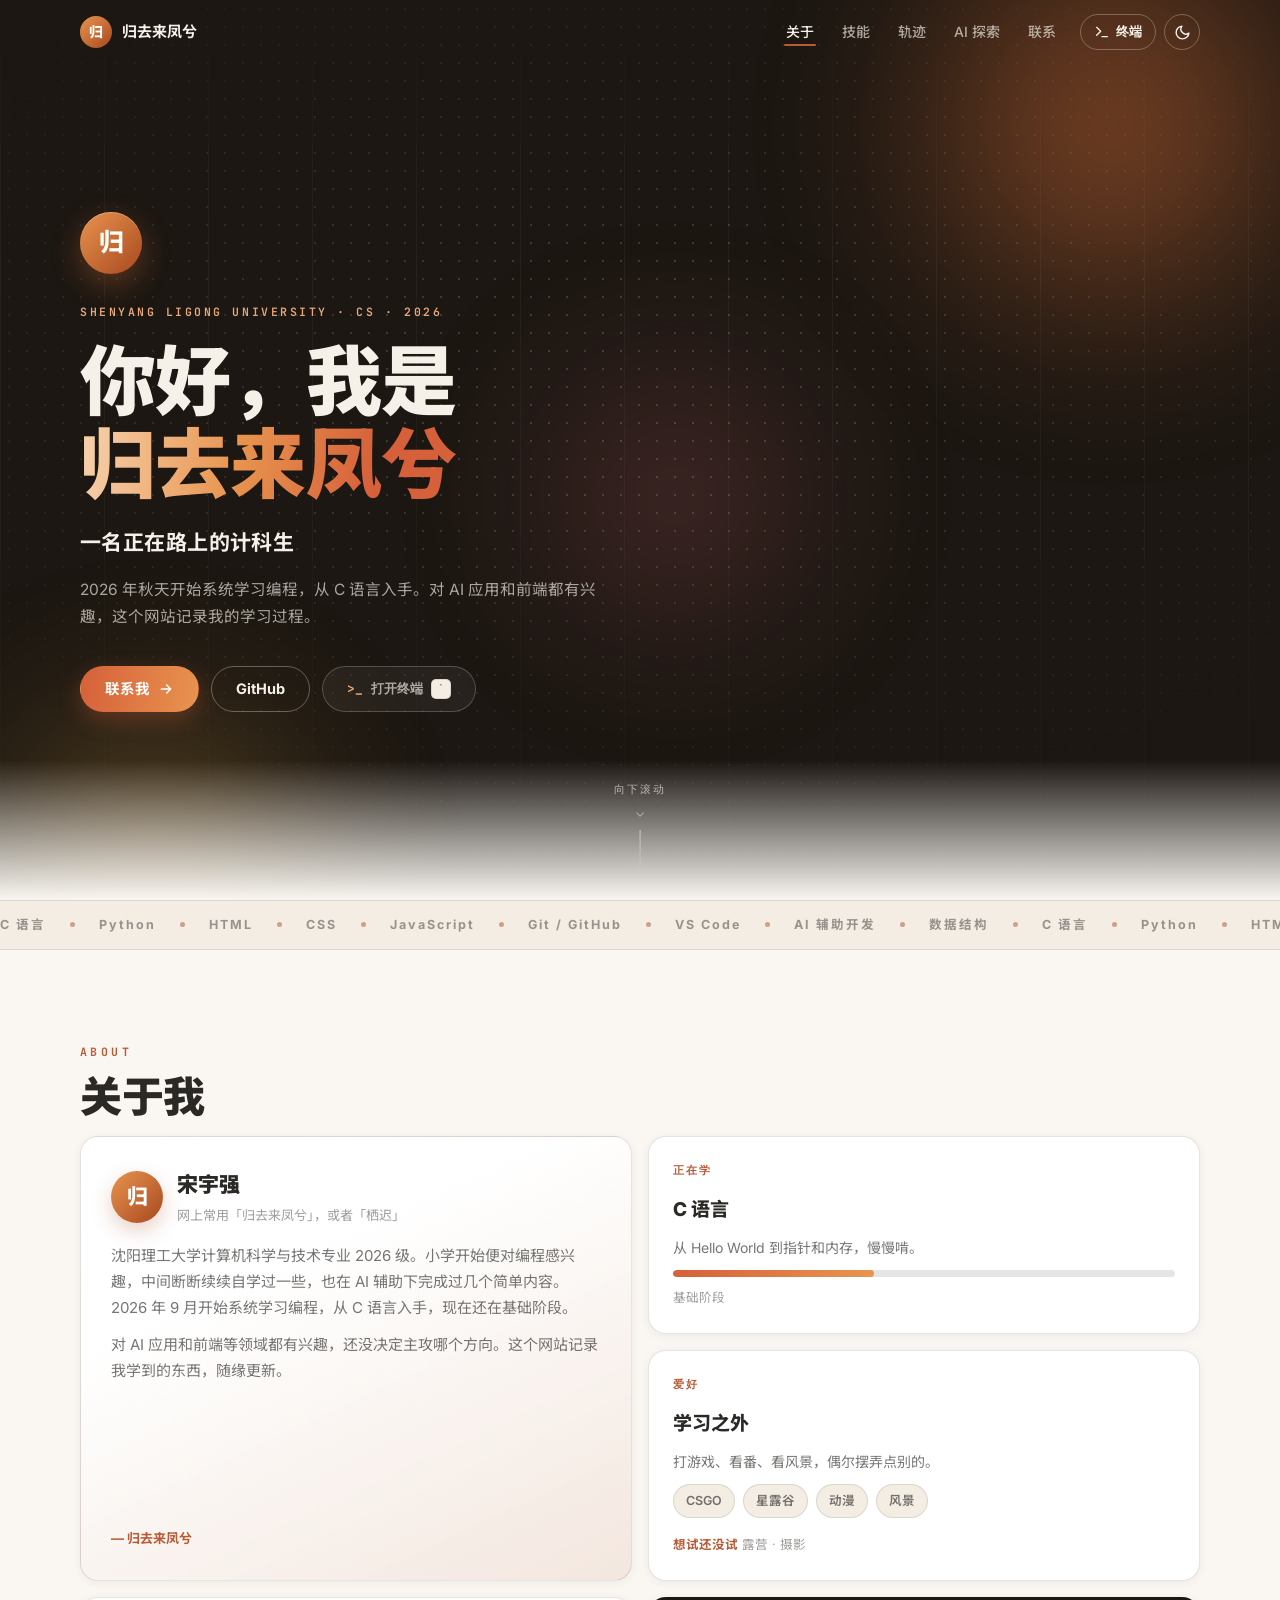
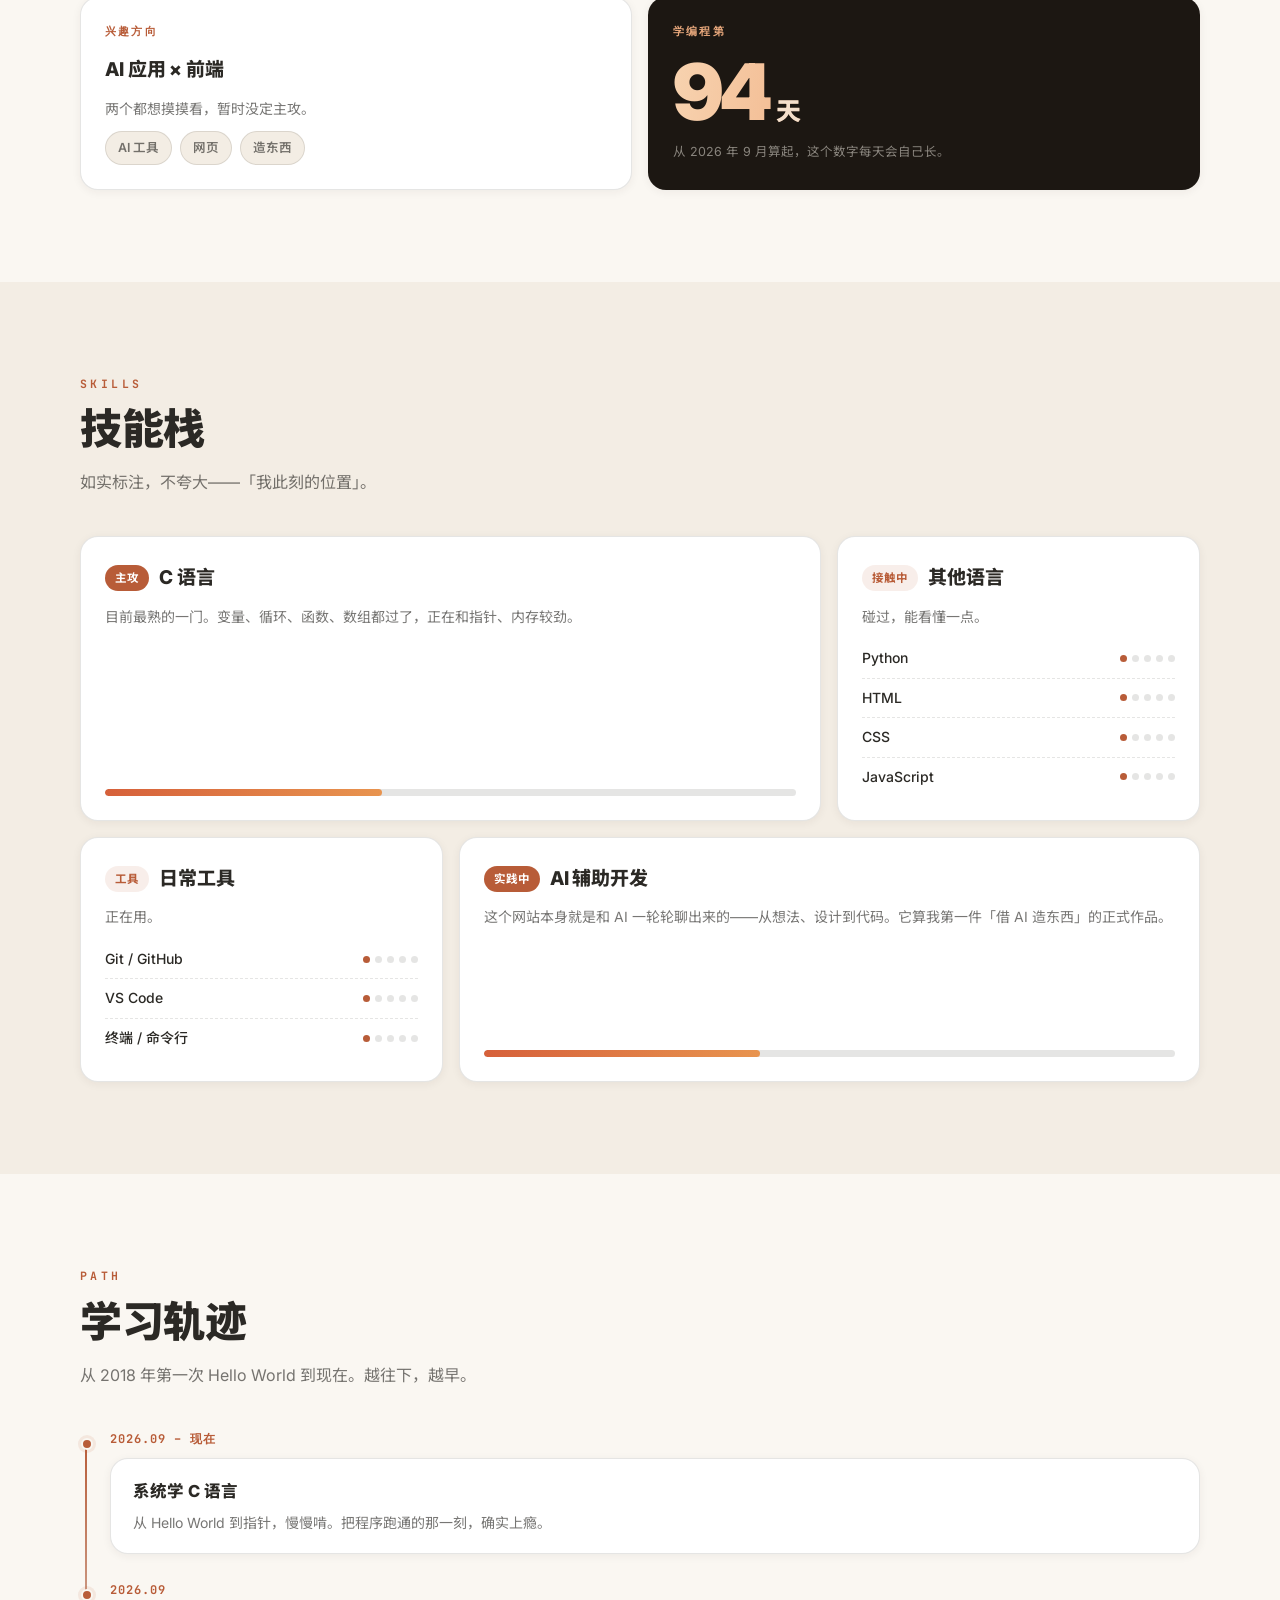
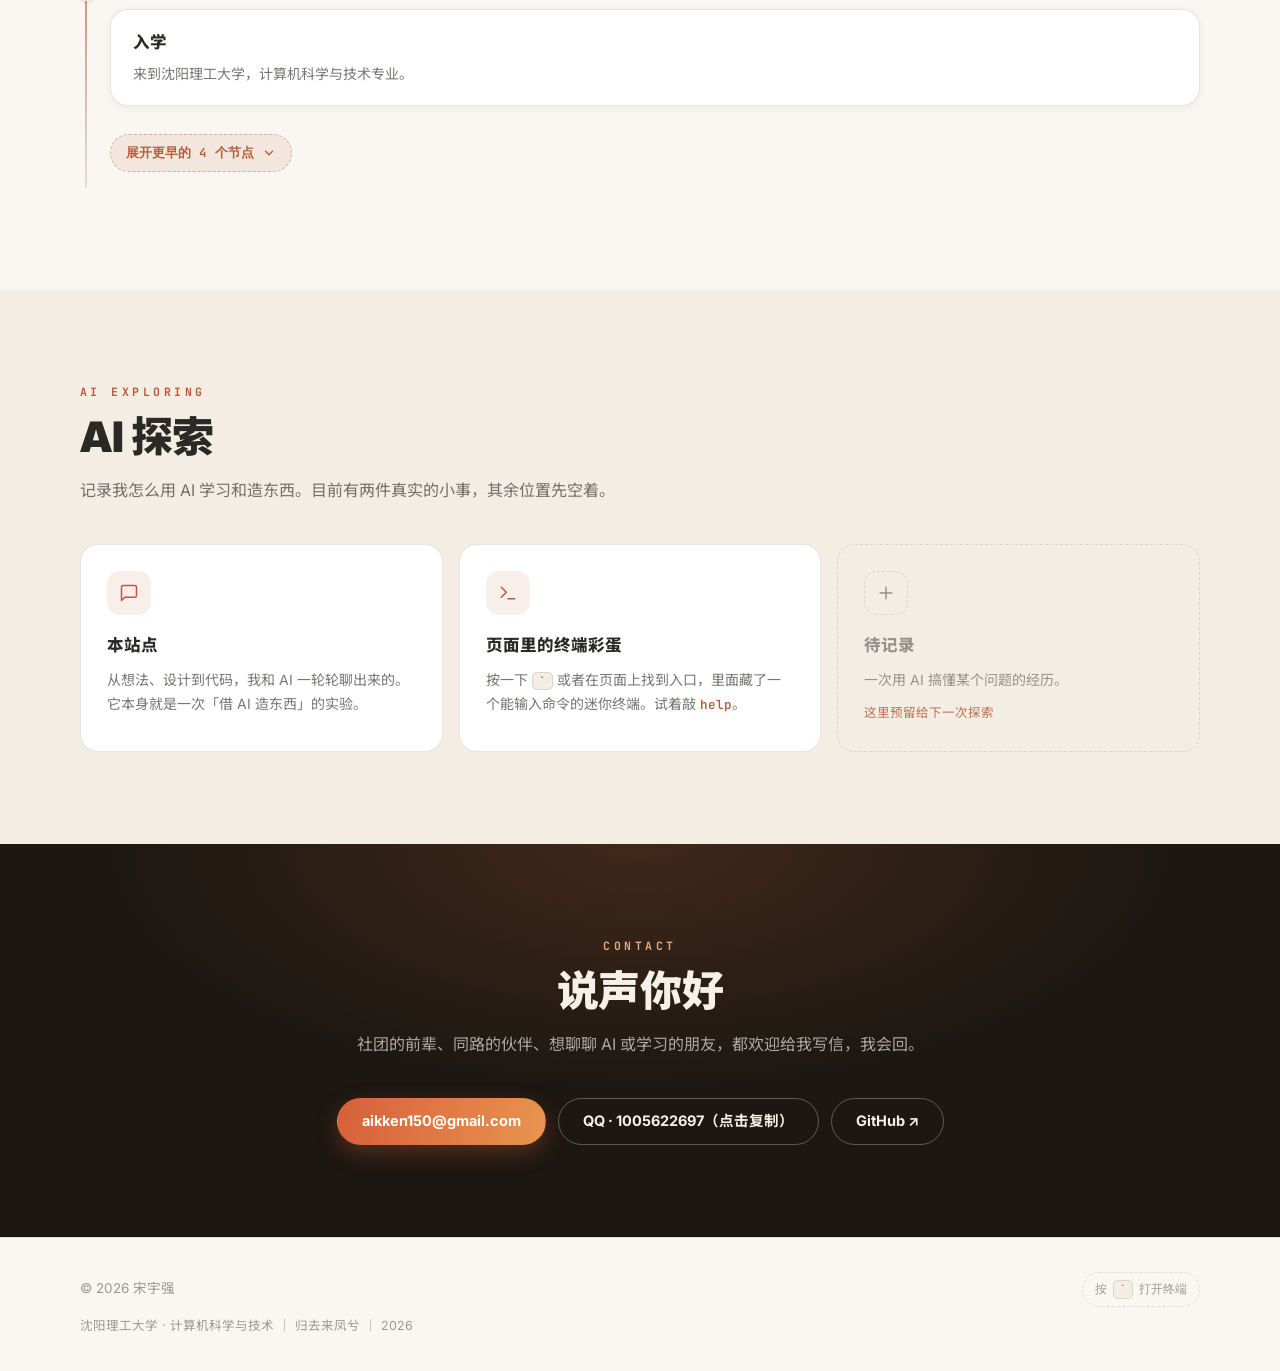
<file: index.html>
<!DOCTYPE html>
<html lang="zh-CN">
<head>
<meta charset="UTF-8">
<meta name="viewport" content="width=device-width, initial-scale=1.0">
<title>归去来凤兮 · 一名正在路上的计科生</title>
<meta name="description" content="归去来凤兮（宋宇强）的个人主页：沈阳理工大学计算机科学与技术专业 2026 级学生，正在学 C 语言，尝试用 AI 放大思考。这个网站记录我的学习轨迹与探索。">
<meta name="author" content="宋宇强">
<meta name="theme-color" content="#1C1712">

<!-- Open Graph / 社交分享卡片 -->
<meta property="og:title" content="归去来凤兮 · 一名正在路上的计科生">
<meta property="og:description" content="沈阳理工计科 2026 级 · 正在学 C 语言 · 用 AI 放大思考。这个网站记录我的学习过程。">
<meta property="og:type" content="website">
<meta property="og:url" content="https://gqlfx.github.io/">
<!-- 若以后想要分享卡片配图，把下面这行取消注释并放一张 og-image.png（1200×630）到根目录 -->
<!-- <meta property="og:image" content="https://gqlfx.github.io/og-image.png"> -->
<meta name="twitter:card" content="summary">

<link rel="icon" type="image/svg+xml" href="favicon.svg">

<!-- 字体：Inter（数字/西文）+ Noto Sans SC（中文）+ JetBrains Mono（终端彩蛋），加载失败自动降级到系统字体 -->
<link rel="preconnect" href="https://fonts.googleapis.com">
<link rel="preconnect" href="https://fonts.gstatic.com" crossorigin>
<link href="https://fonts.googleapis.com/css2?family=Inter:wght@400;500;600;700;800&family=JetBrains+Mono:wght@400;600;700&family=Noto+Sans+SC:wght@400;500;700;900&display=swap" rel="stylesheet">

<link rel="stylesheet" href="styles.css">

<!-- 结构化数据：帮搜索引擎理解这是谁的个人主页 -->
<script type="application/ld+json">
{
  "@context": "https://schema.org",
  "@type": "Person",
  "name": "宋宇强",
  "alternateName": "归去来凤兮",
  "email": "aikken150@gmail.com",
  "url": "https://gqlfx.github.io/",
  "sameAs": ["https://github.com/Gqlfx"],
  "affiliation": {
    "@type": "Organization",
    "name": "沈阳理工大学"
  },
  "knowsAbout": ["C 语言", "Python", "HTML", "CSS", "JavaScript", "AI 辅助开发"]
}
</script>

<!-- 主题初始化（放在样式渲染前，避免深色模式闪白） -->
<script>
(function () {
  var t = null;
  try { t = localStorage.getItem('theme'); } catch (e) {}
  if (!t) {
    t = window.matchMedia && window.matchMedia('(prefers-color-scheme: dark)').matches ? 'dark' : 'light';
  }
  document.documentElement.setAttribute('data-theme', t);
})();
</script>
</head>
<body id="top">

<a class="skip-link" href="#main">跳到主内容</a>

<!-- ================= 顶部导航 ================= -->
<header class="site-header" id="site-header">
  <nav class="nav" aria-label="主导航">
    <a class="brand" href="#top" aria-label="回到顶部">
      <span class="brand-avatar" aria-hidden="true">归</span>
      <span class="brand-name">归去来凤兮</span>
    </a>
    <ul class="nav-menu" id="nav-menu">
      <li><a href="#about">关于</a></li>
      <li><a href="#skills">技能</a></li>
      <li><a href="#path">轨迹</a></li>
      <li><a href="#ai">AI 探索</a></li>
      <li><a href="#contact">联系</a></li>
    </ul>
    <div class="nav-tools">
      <button class="term-btn" id="term-open" aria-label="打开终端彩蛋" title="打开终端（按 ` 键）">
        <svg viewBox="0 0 24 24" width="16" height="16" fill="none" stroke="currentColor" stroke-width="2" stroke-linecap="round" stroke-linejoin="round" aria-hidden="true"><polyline points="4 17 10 11 4 5"/><line x1="12" y1="19" x2="20" y2="19"/></svg>
        <span>终端</span>
      </button>
      <button class="theme-toggle" aria-label="切换深色模式">
        <svg class="icon-moon" viewBox="0 0 24 24" width="17" height="17" fill="none" stroke="currentColor" stroke-width="2" stroke-linecap="round" stroke-linejoin="round" aria-hidden="true"><path d="M21 12.8A9 9 0 1 1 11.2 3a7 7 0 0 0 9.8 9.8z"/></svg>
        <svg class="icon-sun" viewBox="0 0 24 24" width="17" height="17" fill="none" stroke="currentColor" stroke-width="2" stroke-linecap="round" aria-hidden="true"><circle cx="12" cy="12" r="4"/><path d="M12 2v2M12 20v2M4.9 4.9l1.4 1.4M17.7 17.7l1.4 1.4M2 12h2M20 12h2M4.9 19.1l1.4-1.4M17.7 6.3l1.4-1.4"/></svg>
      </button>
      <button class="nav-toggle" aria-label="打开菜单" aria-expanded="false" aria-controls="nav-menu">
        <span></span><span></span><span></span>
      </button>
    </div>
  </nav>
</header>

<main id="main">

  <!-- ================= Hero：暖调极光首屏 ================= -->
  <section class="hero">
    <!-- 背景层：缓慢流动的暖色光晕 + 点阵 + 细噪点，纯 CSS，无图片 -->
    <div class="hero-bg" aria-hidden="true">
      <span class="aurora aurora-1"></span>
      <span class="aurora aurora-2"></span>
      <span class="aurora aurora-3"></span>
      <span class="dotgrid"></span>
      <span class="hero-grid-lines"></span>
    </div>

    <div class="hero-inner">
      <!-- 【替换】头像文字：默认用昵称首字「归」，以后有真实头像可换成 <img> -->
      <div class="avatar" aria-hidden="true">归</div>
      <p class="hero-kicker">SHENYANG LIGONG UNIVERSITY · CS · 2026</p>
      <h1 class="hero-title">你好，我是<br><span class="grad">归去来凤兮</span></h1>
      <p class="hero-sub">一名正在路上的计科生</p>
      <p class="hero-desc">2026 年秋天开始系统学习编程，从 C 语言入手。对 AI 应用和前端都有兴趣，这个网站记录我的学习过程。</p>
      <div class="hero-actions">
        <!-- 【替换】邮箱地址（共 2 处：这里和联系区） -->
        <a class="btn btn-primary" href="mailto:aikken150@gmail.com">
          联系我
          <svg viewBox="0 0 24 24" width="16" height="16" fill="none" stroke="currentColor" stroke-width="2.2" stroke-linecap="round" stroke-linejoin="round" aria-hidden="true"><path d="M5 12h14M13 6l6 6-6 6"/></svg>
        </a>
        <a class="btn btn-ghost" href="https://github.com/Gqlfx" target="_blank" rel="noopener">GitHub</a>
        <button class="btn btn-term" id="hero-term-open" type="button">
          <span class="btn-term-glyph">&gt;_</span> 打开终端
          <kbd>`</kbd>
        </button>
      </div>
    </div>

    <a class="scroll-hint" href="#about" aria-label="向下滚动到关于我">
      <span class="scroll-hint-label">向下滚动</span>
      <svg class="scroll-chevron" viewBox="0 0 24 24" width="13" height="13" fill="none" stroke="currentColor" stroke-width="2" stroke-linecap="round" stroke-linejoin="round" aria-hidden="true"><polyline points="6 9 12 15 18 9"/></svg>
      <span class="scroll-line"></span>
    </a>
  </section>

  <!-- ================= 关键词滚动带 ================= -->
  <div class="marquee" aria-hidden="true">
    <div class="marquee-track">
      <span class="mq-item">C 语言</span><span class="mq-dot"></span>
      <span class="mq-item">Python</span><span class="mq-dot"></span>
      <span class="mq-item">HTML</span><span class="mq-dot"></span>
      <span class="mq-item">CSS</span><span class="mq-dot"></span>
      <span class="mq-item">JavaScript</span><span class="mq-dot"></span>
      <span class="mq-item">Git / GitHub</span><span class="mq-dot"></span>
      <span class="mq-item">VS Code</span><span class="mq-dot"></span>
      <span class="mq-item">AI 辅助开发</span><span class="mq-dot"></span>
      <span class="mq-item">数据结构</span><span class="mq-dot"></span>
    </div>
  </div>

  <!-- ================= 关于我（Bento 网格） ================= -->
  <section id="about" class="section">
    <div class="container">
      <p class="section-label reveal">ABOUT</p>
      <h2 class="section-title reveal">关于我</h2>

      <div class="bento bento-about">
        <!-- 主卡：自我介绍 -->
        <article class="b-card b-main reveal">
          <div class="b-main-head">
            <span class="b-avatar" aria-hidden="true">归</span>
            <div>
              <h3>宋宇强</h3>
              <p class="b-main-alias">网上常用「归去来凤兮」，或者「栖迟」</p>
            </div>
          </div>
          <p class="b-main-text">沈阳理工大学计算机科学与技术专业 2026 级。小学开始便对编程感兴趣，中间断断续续自学过一些，也在 AI 辅助下完成过几个简单内容。2026 年 9 月开始系统学习编程，从 C 语言入手，现在还在基础阶段。</p>
          <p class="b-main-text">对 AI 应用和前端等领域都有兴趣，还没决定主攻哪个方向。这个网站记录我学到的东西，随缘更新。</p>
          <p class="b-sign">— 归去来凤兮</p>
        </article>

        <!-- 正在学 -->
        <article class="b-card reveal">
          <p class="b-label">正在学</p>
          <h3 class="b-title">C 语言</h3>
          <p class="b-desc">从 Hello World 到指针和内存，慢慢啃。</p>
          <div class="b-bar" role="img" aria-label="C 语言学习进度：基础阶段"><span style="--w:40%"></span></div>
          <p class="b-foot">基础阶段</p>
        </article>

        <!-- 爱好 -->
        <article class="b-card reveal">
          <p class="b-label">爱好</p>
          <h3 class="b-title">学习之外</h3>
          <p class="b-desc">打游戏、看番、看风景，偶尔摆弄点别的。</p>
          <div class="b-tags">
            <span>CSGO</span><span>星露谷</span><span>动漫</span><span>风景</span>
          </div>
          <p class="b-wish"><b>想试还没试</b>露营 · 摄影</p>
        </article>

        <!-- 兴趣方向 -->
        <article class="b-card reveal">
          <p class="b-label">兴趣方向</p>
          <h3 class="b-title">AI 应用 × 前端</h3>
          <p class="b-desc">两个都想摸摸看，暂时没定主攻。</p>
          <div class="b-tags">
            <span>AI 工具</span><span>网页</span><span>造东西</span>
          </div>
        </article>

        <!-- 学习天数：JS 自动计算，会随日期增长 -->
        <article class="b-card b-stat reveal">
          <p class="b-label">学编程第</p>
          <p class="b-stat-num"><span class="count" data-start="2026-09-01">0</span><span class="b-stat-unit">天</span></p>
          <p class="b-foot">从 2026 年 9 月算起，这个数字每天会自己长。</p>
        </article>
      </div>
    </div>
  </section>

  <!-- ================= 技能栈（Bento 网格） ================= -->
  <section id="skills" class="section section-alt">
    <div class="container">
      <p class="section-label reveal">SKILLS</p>
      <h2 class="section-title reveal">技能栈</h2>
      <p class="section-desc reveal">如实标注，不夸大——「我此刻的位置」。</p>

      <div class="bento bento-skills">
        <article class="b-card b-wide reveal">
          <div class="b-card-head">
            <span class="b-badge">主攻</span>
            <h3 class="b-title">C 语言</h3>
          </div>
          <p class="b-desc">目前最熟的一门。变量、循环、函数、数组都过了，正在和指针、内存较劲。</p>
          <div class="b-bar" role="img" aria-label="C 语言熟练度：基础阶段"><span style="--w:40%"></span></div>
        </article>

        <article class="b-card reveal">
          <div class="b-card-head">
            <span class="b-badge b-badge-soft">接触中</span>
            <h3 class="b-title">其他语言</h3>
          </div>
          <p class="b-desc">碰过，能看懂一点。</p>
          <ul class="b-rows">
            <li><span>Python</span><i class="dot-row" aria-label="1 / 5"><b class="on"></b><b></b><b></b><b></b><b></b></i></li>
            <li><span>HTML</span><i class="dot-row" aria-label="1 / 5"><b class="on"></b><b></b><b></b><b></b><b></b></i></li>
            <li><span>CSS</span><i class="dot-row" aria-label="1 / 5"><b class="on"></b><b></b><b></b><b></b><b></b></i></li>
            <li><span>JavaScript</span><i class="dot-row" aria-label="1 / 5"><b class="on"></b><b></b><b></b><b></b><b></b></i></li>
          </ul>
        </article>

        <article class="b-card reveal">
          <div class="b-card-head">
            <span class="b-badge b-badge-soft">工具</span>
            <h3 class="b-title">日常工具</h3>
          </div>
          <p class="b-desc">正在用。</p>
          <ul class="b-rows">
            <li><span>Git / GitHub</span><i class="dot-row" aria-label="1 / 5"><b class="on"></b><b></b><b></b><b></b><b></b></i></li>
            <li><span>VS Code</span><i class="dot-row" aria-label="1 / 5"><b class="on"></b><b></b><b></b><b></b><b></b></i></li>
            <li><span>终端 / 命令行</span><i class="dot-row" aria-label="1 / 5"><b class="on"></b><b></b><b></b><b></b><b></b></i></li>
          </ul>
        </article>

        <article class="b-card b-wide reveal">
          <div class="b-card-head">
            <span class="b-badge">实践中</span>
            <h3 class="b-title">AI 辅助开发</h3>
          </div>
          <p class="b-desc">这个网站本身就是和 AI 一轮轮聊出来的——从想法、设计到代码。它算我第一件「借 AI 造东西」的正式作品。</p>
          <div class="b-bar" role="img" aria-label="AI 辅助开发：实践中"><span style="--w:40%"></span></div>
        </article>
      </div>
    </div>
  </section>

  <!-- ================= 学习轨迹 ================= -->
  <section id="path" class="section">
    <div class="container">
      <p class="section-label reveal">PATH</p>
      <h2 class="section-title reveal">学习轨迹</h2>
      <p class="section-desc reveal">从 2018 年第一次 Hello World 到现在。越往下，越早。</p>
      <ol class="timeline" id="timeline">
        <li class="tl-item reveal">
          <p class="tl-date">2026.09 – 现在</p>
          <div class="tl-card">
            <h3>系统学 C 语言</h3>
            <p>从 Hello World 到指针，慢慢啃。把程序跑通的那一刻，确实上瘾。</p>
          </div>
        </li>
        <li class="tl-item reveal">
          <p class="tl-date">2026.09</p>
          <div class="tl-card">
            <h3>入学</h3>
            <p>来到沈阳理工大学，计算机科学与技术专业。</p>
          </div>
        </li>

        <!-- 折叠开关：更早的节点默认收起，点击展开 -->
        <li class="tl-toggle-row">
          <button class="tl-toggle" id="tl-toggle" type="button" aria-expanded="false" aria-controls="tl-earlier">
            <span class="tl-toggle-label">展开更早的 4 个节点</span>
            <svg class="tl-chevron" viewBox="0 0 24 24" width="14" height="14" fill="none" stroke="currentColor" stroke-width="2.4" stroke-linecap="round" stroke-linejoin="round" aria-hidden="true"><polyline points="6 9 12 15 18 9"/></svg>
          </button>
        </li>

        <!-- 越早的节点透明度越低，制造"历史渐远"的层次 -->
        <li class="tl-item tl-earlier" style="--o:.92;--d:.04s">
          <p class="tl-date">2023</p>
          <div class="tl-card">
            <h3>第一个 AI 作品</h3>
            <p>靠 AI 搭手，完成了第一个能跑的东西。</p>
          </div>
        </li>
        <li class="tl-item tl-earlier" style="--o:.78;--d:.11s">
          <p class="tl-date">2021</p>
          <div class="tl-card">
            <h3>第一个 Python 程序</h3>
            <p>第一个有实际功能的 Python 程序。</p>
          </div>
        </li>
        <li class="tl-item tl-earlier" style="--o:.62;--d:.18s">
          <p class="tl-date">2018</p>
          <div class="tl-card">
            <h3>第一次 Hello World</h3>
            <p>让屏幕第一次打出 Hello World。</p>
          </div>
        </li>
        <li class="tl-item tl-earlier" style="--o:.46;--d:.25s">
          <p class="tl-date">2018</p>
          <div class="tl-card">
            <h3>初识编程</h3>
            <p>小学开始对编程感兴趣，断断续续自学过一些。</p>
          </div>
        </li>
      </ol>
    </div>
  </section>

  <!-- ================= AI 探索 ================= -->
  <section id="ai" class="section section-alt">
    <div class="container">
      <p class="section-label reveal">AI EXPLORING</p>
      <h2 class="section-title reveal">AI 探索</h2>
      <p class="section-desc reveal">记录我怎么用 AI 学习和造东西。目前有两件真实的小事，其余位置先空着。</p>
      <div class="ai-grid">
        <article class="ai-card reveal">
          <div class="ai-icon" aria-hidden="true">
            <svg viewBox="0 0 24 24" width="20" height="20" fill="none" stroke="currentColor" stroke-width="1.8" stroke-linecap="round" stroke-linejoin="round"><path d="M21 15a2 2 0 0 1-2 2H7l-4 4V5a2 2 0 0 1 2-2h14a2 2 0 0 1 2 2z"/></svg>
          </div>
          <h3>本站点</h3>
          <p>从想法、设计到代码，我和 AI 一轮轮聊出来的。它本身就是一次「借 AI 造东西」的实验。</p>
        </article>
        <article class="ai-card reveal">
          <div class="ai-icon" aria-hidden="true">
            <svg viewBox="0 0 24 24" width="20" height="20" fill="none" stroke="currentColor" stroke-width="1.8" stroke-linecap="round" stroke-linejoin="round"><polyline points="4 17 10 11 4 5"/><line x1="12" y1="19" x2="20" y2="19"/></svg>
          </div>
          <h3>页面里的终端彩蛋</h3>
          <p>按一下 <kbd>`</kbd> 或者在页面上找到入口，里面藏了一个能输入命令的迷你终端。试着敲 <code>help</code>。</p>
        </article>
        <article class="ai-card empty reveal">
          <div class="ai-icon" aria-hidden="true">
            <svg viewBox="0 0 24 24" width="20" height="20" fill="none" stroke="currentColor" stroke-width="1.8" stroke-linecap="round"><path d="M12 5v14M5 12h14"/></svg>
          </div>
          <h3>待记录</h3>
          <p>一次用 AI 搞懂某个问题的经历。<br><span class="empty-hint">这里预留给下一次探索</span></p>
        </article>
      </div>
    </div>
  </section>

  <!-- ================= 联系 ================= -->
  <section id="contact" class="section contact">
    <div class="container">
      <p class="section-label reveal">CONTACT</p>
      <h2 class="section-title reveal">说声你好</h2>
      <p class="section-desc reveal">社团的前辈、同路的伙伴、想聊聊 AI 或学习的朋友，都欢迎给我写信，我会回。</p>
      <div class="contact-actions reveal">
        <!-- 【替换】邮箱地址（共 2 处：这里和 Hero 按钮） -->
        <a class="btn btn-primary" href="mailto:aikken150@gmail.com">aikken150@gmail.com</a>
        <!-- 【替换】QQ 号：改 data-qq 的值和显示文字（共 2 处） -->
        <button class="btn btn-ghost" id="copy-qq" data-qq="1005622697" type="button">QQ · 1005622697（点击复制）</button>
        <a class="btn btn-ghost" href="https://github.com/Gqlfx" target="_blank" rel="noopener">GitHub ↗</a>
      </div>
    </div>
  </section>

</main>

<!-- ================= 页脚 ================= -->
<footer class="site-footer">
  <div class="container">
    <div class="footer-main">
      <p>© <span id="year">2026</span> 宋宇强</p>
      <button class="footer-term" id="footer-term-open" type="button">按 <kbd>`</kbd> 打开终端</button>
    </div>
    <p class="footer-sub">沈阳理工大学 · 计算机科学与技术 ｜ 归去来凤兮 ｜ 2026</p>
  </div>
</footer>

<!-- ================= 终端彩蛋 ================= -->
<div class="terminal" id="terminal" role="dialog" aria-modal="true" aria-label="终端彩蛋" hidden>
  <div class="terminal-backdrop" id="terminal-backdrop"></div>
  <div class="term-window" role="document">
    <div class="term-bar">
      <span class="term-dots" aria-hidden="true"><i></i><i></i><i></i></span>
      <span class="term-title">guest@gqlfx: ~</span>
      <button class="term-close" id="term-close" aria-label="关闭终端">✕</button>
    </div>
    <div class="term-body" id="term-body" tabindex="0">
      <div class="term-out" id="term-out">
        <p>欢迎来到隐藏终端。输入 <b>help</b> 看看能做什么。</p>
      </div>
      <div class="term-line">
        <label class="term-prompt" for="term-input"><span class="pmt-user">guest@gqlfx</span><span class="pmt-sep">:</span><span class="pmt-path">~</span><span class="pmt-dollar">$</span></label>
        <input class="term-input" id="term-input" type="text" autocomplete="off" autocapitalize="off" spellcheck="false" aria-label="终端输入">
      </div>
    </div>
  </div>
</div>

<div class="toast" id="toast" role="status" aria-live="polite">已复制到剪贴板</div>

<script src="script.js" defer></script>
</body>
</html>
</file>
<file: styles.css>
/* ============================================================
   归去来凤兮 · 个人主页  v2
   暖砂 × 赤陶 · 深褐极光首屏 · Bento 网格 · 终端彩蛋
   浅色 / 深色双主题（CSS 变量切换）
   ============================================================ */

/* ---------- 主题变量 ---------- */
:root {
  --bg: #FAF7F2;                      /* 页面底色：暖砂 */
  --surface: #FFFFFF;                 /* 卡片 */
  --surface-2: #F3EDE4;               /* 交替区块 / 标签底 */
  --text: #2B2925;                    /* 主文字：近黑微暖 */
  --text-soft: rgba(43, 41, 37, .64);
  --text-faint: rgba(43, 41, 37, .46);

  --accent: #B85C38;                  /* 强调：赤陶 */
  --accent-strong: #9E4E2B;
  --accent-soft: rgba(184, 92, 56, .10);
  --grad-1: #E8944F;                  /* 渐变亮端：暖橙 */
  --grad-2: #D6603A;                  /* 渐变暗端：赤陶 */
  --accent-on-dark: #E8A87C;

  --espresso: #1C1712;                /* 深色区块：Hero / 联系 / 统计卡 */
  --espresso-2: #262019;
  --hero-text: #F5F1E8;
  --hero-soft: rgba(245, 241, 232, .66);

  --line: rgba(43, 41, 37, .12);
  --shadow: 0 2px 10px rgba(43, 41, 37, .06);
  --shadow-hover: 0 14px 34px rgba(43, 41, 37, .13);

  --ease: cubic-bezier(.22, 1, .36, 1);
  --font-sans: 'Inter', 'Noto Sans SC', -apple-system, BlinkMacSystemFont, 'PingFang SC', 'Hiragino Sans GB', 'Microsoft YaHei', sans-serif;
  --font-mono: 'JetBrains Mono', ui-monospace, SFMono-Regular, Menlo, Consolas, 'Courier New', monospace;
  --maxw: 1120px;
  --radius: 18px;
}

/* 深色（黑夜）主题 */
[data-theme="dark"] {
  --bg: #1A1613;
  --surface: #241E19;
  --surface-2: #221C17;
  --text: #ECE6DA;
  --text-soft: rgba(236, 230, 218, .64);
  --text-faint: rgba(236, 230, 218, .46);

  --accent: #CE7048;
  --accent-strong: #E0764A;
  --accent-soft: rgba(206, 112, 72, .14);
  --accent-on-dark: #E8A87C;

  --espresso: #14110E;
  --espresso-2: #1E1813;
  --hero-text: #F5F1E8;
  --hero-soft: rgba(245, 241, 232, .62);

  --line: rgba(236, 230, 222, .14);
  --shadow: 0 2px 12px rgba(0, 0, 0, .3);
  --shadow-hover: 0 14px 34px rgba(0, 0, 0, .45);
}

/* ---------- 基础 ---------- */
*, *::before, *::after { box-sizing: border-box; margin: 0; padding: 0; }

html { scroll-behavior: smooth; }

body {
  font-family: var(--font-sans);
  background: var(--bg);
  color: var(--text);
  font-size: 16px;
  line-height: 1.75;
  -webkit-font-smoothing: antialiased;
  text-rendering: optimizeLegibility;
  overflow-x: hidden;
  transition: background-color .3s ease, color .3s ease;
}

svg { display: block; max-width: 100%; }
a { color: inherit; text-decoration: none; }
ul, ol { list-style: none; }
button { font: inherit; color: inherit; background: none; border: 0; cursor: pointer; }
img { max-width: 100%; display: block; }

:focus-visible { outline: 2px solid var(--accent); outline-offset: 3px; border-radius: 6px; }
::selection { background: var(--accent); color: #fff; }

.container { width: min(var(--maxw), calc(100% - 44px)); margin-inline: auto; }

kbd {
  font-family: var(--font-mono); font-size: .78em; font-weight: 600;
  padding: 1px 6px; border-radius: 5px;
  border: 1px solid var(--line); background: var(--surface-2);
  color: var(--text-soft); line-height: 1.6; white-space: nowrap;
}

.skip-link {
  position: fixed; top: -60px; left: 16px; z-index: 500;
  background: var(--accent); color: #fff;
  padding: 10px 18px; border-radius: 8px; font-size: 14px;
  transition: top .25s var(--ease);
}
.skip-link:focus { top: 12px; }

/* ---------- 顶部导航 ---------- */
.site-header {
  position: fixed; inset: 0 0 auto 0; z-index: 100;
  border-bottom: 1px solid transparent;
  transition: background-color .3s ease, border-color .3s ease, box-shadow .3s ease;
}
.site-header.scrolled {
  background: var(--bg);                                   /* 旧浏览器兜底 */
  background: color-mix(in srgb, var(--bg) 88%, transparent);
  backdrop-filter: blur(12px);
  border-bottom-color: var(--line);
  box-shadow: var(--shadow);
}

.nav {
  display: flex; align-items: center; gap: 22px;
  width: min(var(--maxw), calc(100% - 44px));
  margin-inline: auto; height: 64px;
}

.brand { display: flex; align-items: center; gap: 10px; font-weight: 700; font-size: 15px; color: var(--hero-text); transition: color .3s; }
.scrolled .brand { color: var(--text); }
.brand-avatar {
  width: 32px; height: 32px; border-radius: 50%;
  background: linear-gradient(135deg, #E8944F, #A8481F);
  display: grid; place-items: center; flex: none;
  color: #fff; font-size: 14px; font-weight: 800;
}

.nav-menu { display: flex; gap: 24px; margin-left: auto; font-size: 14px; font-weight: 500; }
.nav-menu a { position: relative; color: var(--hero-soft); padding: 6px 2px; transition: color .25s; }
.scrolled .nav-menu a { color: var(--text-soft); }
.nav-menu a:hover, .nav-menu a.active { color: var(--hero-text); }
.scrolled .nav-menu a:hover, .scrolled .nav-menu a.active { color: var(--text); }
.nav-menu a.active::after {
  content: ""; position: absolute; left: 0; right: 0; bottom: 0;
  height: 2px; border-radius: 2px; background: var(--accent);
}

.nav-tools { display: flex; align-items: center; gap: 8px; }

.term-btn {
  display: inline-flex; align-items: center; gap: 6px;
  height: 36px; padding: 0 13px; border-radius: 999px;
  font-family: var(--font-mono); font-size: 12.5px; font-weight: 600;
  color: var(--hero-text);
  border: 1px solid rgba(245, 241, 232, .3);
  transition: background-color .25s, border-color .25s, color .25s, transform .25s var(--ease);
}
.scrolled .term-btn { color: var(--text); border-color: var(--line); }
.term-btn:hover { background: var(--accent); border-color: var(--accent); color: #fff; transform: translateY(-1px); }

.theme-toggle {
  width: 36px; height: 36px; border-radius: 50%; flex: none;
  display: grid; place-items: center;
  color: var(--hero-text);
  border: 1px solid rgba(245, 241, 232, .3);
  transition: background-color .25s, border-color .25s, color .25s, transform .25s var(--ease);
}
.scrolled .theme-toggle { color: var(--text); border-color: var(--line); }
.theme-toggle:hover { background: var(--accent-soft); border-color: var(--accent); transform: rotate(20deg); }

[data-theme="light"] .icon-sun { display: none; }
[data-theme="dark"] .icon-moon { display: none; }

.nav-toggle {
  display: none; flex-direction: column; gap: 5px;
  width: 36px; height: 36px; align-items: center; justify-content: center;
  border-radius: 50%; color: var(--hero-text);
  border: 1px solid rgba(245, 241, 232, .3);
}
.scrolled .nav-toggle { color: var(--text); border-color: var(--line); }
.nav-toggle span { width: 16px; height: 2px; background: currentColor; border-radius: 2px; transition: transform .3s var(--ease), opacity .3s; }
.nav-toggle.open span:nth-child(1) { transform: translateY(7px) rotate(45deg); }
.nav-toggle.open span:nth-child(2) { opacity: 0; }
.nav-toggle.open span:nth-child(3) { transform: translateY(-7px) rotate(-45deg); }

/* ---------- Hero：深褐极光 ---------- */
.hero {
  position: relative; min-height: 100svh;
  display: flex; flex-direction: column; justify-content: center;
  background: var(--espresso); color: var(--hero-text);
  padding: 120px 0 96px; overflow: hidden;
  isolation: isolate;
}

.hero-bg { position: absolute; inset: 0; z-index: 0; pointer-events: none; }

.aurora {
  position: absolute; border-radius: 50%;
  filter: blur(74px); will-change: transform;
}
.aurora-1 {
  width: min(48vw, 540px); aspect-ratio: 1;
  background: radial-gradient(circle at 50% 50%, #E8763B 0%, rgba(232, 118, 59, 0) 68%);
  top: -16%; right: -8%; opacity: .55;
  animation: drift1 16s ease-in-out infinite;
}
.aurora-2 {
  width: min(42vw, 460px); aspect-ratio: 1;
  background: radial-gradient(circle at 50% 50%, #C9963E 0%, rgba(201, 150, 62, 0) 68%);
  bottom: -22%; left: -6%; opacity: .45;
  animation: drift2 21s ease-in-out infinite;
}
.aurora-3 {
  width: min(34vw, 380px); aspect-ratio: 1;
  background: radial-gradient(circle at 50% 50%, #B85C68 0%, rgba(184, 92, 104, 0) 68%);
  top: 34%; left: 38%; opacity: .34;
  animation: drift3 26s ease-in-out infinite;
}
@keyframes drift1 { 0%,100% { transform: translate(0,0) scale(1); } 50% { transform: translate(-34px, 30px) scale(1.12); } }
@keyframes drift2 { 0%,100% { transform: translate(0,0) scale(1); } 50% { transform: translate(40px, -26px) scale(1.08); } }
@keyframes drift3 { 0%,100% { transform: translate(0,0) scale(1); } 50% { transform: translate(-28px, -34px) scale(1.15); } }

/* 点阵 + 竖向细线，增加质感层次（纯 CSS） */
.dotgrid {
  position: absolute; inset: 0;
  background-image: radial-gradient(rgba(245, 241, 232, .16) 1px, transparent 1px);
  background-size: 18px 18px;
  mask-image: radial-gradient(ellipse 90% 70% at 50% 42%, #000 20%, transparent 78%);
}
.hero-grid-lines {
  position: absolute; inset: 0;
  background-image: repeating-linear-gradient(90deg, rgba(245, 241, 232, .05) 0 1px, transparent 1px 104px);
  mask-image: linear-gradient(to bottom, transparent, #000 30%, transparent);
}
/* 底部与页面底色柔顺衔接 */
.hero::after {
  content: ""; position: absolute; left: 0; right: 0; bottom: 0; height: 140px;
  background: linear-gradient(to bottom, transparent, var(--bg));
  pointer-events: none; z-index: 3;
}

.hero-inner { width: min(var(--maxw), calc(100% - 44px)); margin-inline: auto; position: relative; z-index: 2; }

.avatar {
  width: 62px; height: 62px; border-radius: 50%;
  background: linear-gradient(135deg, #E8944F, #A8481F);
  display: grid; place-items: center;
  font-size: 25px; font-weight: 800; color: #fff;
  margin-bottom: 28px;
  box-shadow: 0 10px 30px rgba(232, 118, 59, .32), inset 0 1px 0 rgba(255, 255, 255, .25);
}

.hero-kicker {
  font-family: var(--font-mono); font-size: 11.5px; font-weight: 600;
  letter-spacing: .22em; color: var(--accent-on-dark);
  margin-bottom: 18px;
}

.hero-title {
  font-size: clamp(38px, 7.4vw, 76px);
  font-weight: 900; line-height: 1.1; letter-spacing: -.01em;
  margin-bottom: 18px;
}
.hero-title .grad {
  background: linear-gradient(100deg, #F7D3B0 0%, #E8944F 42%, #D6603A 78%);
  -webkit-background-clip: text; background-clip: text;
  color: transparent;
}

.hero-sub {
  font-size: clamp(16px, 2.4vw, 21px); font-weight: 700;
  color: var(--hero-text); letter-spacing: .02em; margin-bottom: 14px;
}

.hero-desc { max-width: 540px; color: var(--hero-soft); font-size: 15.5px; }

.hero-actions { display: flex; gap: 12px; margin-top: 36px; flex-wrap: wrap; align-items: center; }

/* ---------- 按钮 ---------- */
.btn {
  display: inline-flex; align-items: center; justify-content: center; gap: 8px;
  padding: 12px 24px; border-radius: 999px;
  font-size: 14.5px; font-weight: 700; line-height: 1.4;
  border: 1px solid transparent; cursor: pointer; white-space: nowrap;
  transition: transform .3s var(--ease), box-shadow .3s var(--ease),
              background-color .25s, border-color .25s, color .25s;
}
.btn:hover { transform: translateY(-2px); }
.btn:active { transform: translateY(0) scale(.98); }

.btn-primary {
  background: linear-gradient(100deg, var(--grad-2), var(--grad-1));
  color: #fff; box-shadow: 0 8px 22px rgba(214, 96, 58, .3);
}
.btn-primary:hover { box-shadow: 0 12px 30px rgba(214, 96, 58, .42); filter: brightness(1.06); }

.btn-ghost { border-color: rgba(245, 241, 232, .32); color: var(--hero-text); }
.btn-ghost:hover { border-color: var(--hero-text); background: rgba(245, 241, 232, .07); }

.btn-term {
  font-family: var(--font-mono); font-size: 13px; font-weight: 600;
  border-color: rgba(245, 241, 232, .22); color: var(--hero-soft);
  background: rgba(245, 241, 232, .05);
}
.btn-term:hover { border-color: var(--accent-on-dark); color: var(--hero-text); background: rgba(232, 144, 112, .12); }
.btn-term-glyph { color: var(--accent-on-dark); font-weight: 700; }

/* 滚动提示 */
.scroll-hint {
  position: absolute; bottom: 28px; left: 50%; transform: translateX(-50%);
  display: flex; flex-direction: column; align-items: center; gap: 9px;
  font-family: var(--font-mono); font-size: 11px; letter-spacing: .2em;
  color: var(--hero-soft); z-index: 4;
  transition: opacity .5s var(--ease), transform .5s var(--ease);
}
/* 滚动之后就退场，不打扰阅读 */
.scroll-hint.is-gone { opacity: 0; transform: translateX(-50%) translateY(10px); pointer-events: none; }
.scroll-chevron { animation: hintFloat 2.6s var(--ease) infinite; opacity: .7; }
@keyframes hintFloat {
  0%, 100% { transform: translateY(-2px); opacity: .35; }
  50% { transform: translateY(3px); opacity: .9; }
}
.scroll-line {
  width: 1px; height: 42px;
  background: linear-gradient(to bottom, var(--hero-soft), transparent);
  animation: scrollPulse 2.2s var(--ease) infinite;
}
@keyframes scrollPulse {
  0%, 100% { transform: scaleY(.35); transform-origin: top; opacity: .5; }
  50% { transform: scaleY(1); opacity: 1; }
}

/* Hero 入场（加载即播，不等滚动） */
.hero-inner > * { animation: heroIn .85s var(--ease) backwards; }
.hero-inner > *:nth-child(1) { animation-delay: .10s; }
.hero-inner > *:nth-child(2) { animation-delay: .20s; }
.hero-inner > *:nth-child(3) { animation-delay: .30s; }
.hero-inner > *:nth-child(4) { animation-delay: .42s; }
.hero-inner > *:nth-child(5) { animation-delay: .52s; }
.hero-inner > *:nth-child(6) { animation-delay: .64s; }
@keyframes heroIn { from { opacity: 0; transform: translateY(26px); } to { opacity: 1; transform: none; } }

/* ---------- 关键词滚动带 ---------- */
.marquee {
  position: relative; z-index: 4;
  border-block: 1px solid var(--line);
  background: var(--surface-2);
  overflow: hidden; padding: 13px 0;
}
.marquee-track { display: flex; align-items: center; gap: 24px; width: max-content; animation: mq 30s linear infinite; }
.mq-item {
  font-size: 12.5px; font-weight: 700; letter-spacing: .16em;
  color: var(--text-faint); white-space: nowrap;
}
.mq-dot { width: 5px; height: 5px; border-radius: 50%; background: var(--accent); opacity: .55; flex: none; }
@keyframes mq { to { transform: translateX(-50%); } }

/* ---------- 通用 Section ---------- */
.section { padding: 92px 0; position: relative; }
.section-alt { background: var(--surface-2); }

.section-label {
  font-family: var(--font-mono); font-size: 11.5px; font-weight: 700;
  letter-spacing: .3em; color: var(--accent); margin-bottom: 10px;
}
.section-title {
  font-size: clamp(28px, 4.4vw, 42px); font-weight: 900;
  letter-spacing: -.01em; line-height: 1.2; margin-bottom: 14px;
}
.section-desc { color: var(--text-soft); max-width: 580px; margin-bottom: 40px; }

/* ---------- Bento 网格 ---------- */
.bento { display: grid; gap: 16px; grid-template-columns: repeat(6, 1fr); }

.b-card {
  --lift: 0px;
  grid-column: span 2;
  position: relative;
  background: var(--surface);
  border: 1px solid var(--line);
  border-radius: var(--radius);
  padding: 24px;
  display: flex; flex-direction: column; gap: 10px;
  box-shadow: var(--shadow);
  transform: translateY(var(--lift));
  transition: transform .35s var(--ease), box-shadow .35s var(--ease), border-color .35s ease;
}
.b-card:hover { --lift: -4px; box-shadow: var(--shadow-hover); border-color: rgba(184, 92, 56, .3); }

.b-label {
  font-family: var(--font-mono); font-size: 11px; font-weight: 700;
  letter-spacing: .2em; color: var(--accent); margin-bottom: 2px;
}
.b-title { font-size: 19px; font-weight: 800; letter-spacing: -.005em; }
.b-desc { font-size: 14px; color: var(--text-soft); }
.b-foot { font-size: 12.5px; color: var(--text-faint); }

.b-card-head { display: flex; align-items: center; gap: 10px; flex-wrap: wrap; }
.b-card-head .b-title { margin-bottom: 0; }
.b-badge {
  font-size: 11.5px; font-weight: 700; padding: 3px 10px; border-radius: 999px;
  background: var(--accent); color: #fff; flex: none;
}
.b-badge-soft { background: var(--accent-soft); color: var(--accent); }

/* 进度条：贴卡片底部，进入视口时展开 */
.b-bar { height: 7px; border-radius: 99px; background: var(--line); overflow: hidden; margin-top: auto; }
.b-bar span {
  display: block; height: 100%; width: var(--w); border-radius: 99px;
  background: linear-gradient(90deg, var(--grad-2), var(--grad-1));
  transform: scaleX(0); transform-origin: left;
  transition: transform 1.1s var(--ease) .2s;
}
.reveal.in-view .b-bar span { transform: scaleX(1); }

/* 标签云 */
.b-tags { display: flex; flex-wrap: wrap; gap: 8px; }
.b-tags span {
  font-size: 12.5px; font-weight: 600; padding: 5px 12px; border-radius: 999px;
  background: var(--surface-2); color: var(--text-soft);
  border: 1px solid var(--line);
}
/* 「想试还没试」：诚实地区分"在做"和"想做" */
.b-wish { margin-top: auto; padding-top: 6px; font-size: 12.5px; color: var(--text-faint); }
.b-wish b { color: var(--accent); font-weight: 700; margin-right: 4px; }

/* 熟练度圆点行 */
.b-rows { margin-top: auto; }
.b-rows li { display: flex; align-items: center; gap: 10px; padding: 7px 0; font-size: 14px; font-weight: 500; }
.b-rows li + li { border-top: 1px dashed var(--line); }
.b-rows li span { flex: 1; }
.dot-row { display: inline-flex; gap: 5px; font-style: normal; }
.dot-row b { width: 7px; height: 7px; border-radius: 50%; background: var(--line); }
.dot-row b.on { background: var(--accent); }

/* —— 关于我 Bento —— */
.bento-about .b-card { grid-column: span 3; }
.bento-about .b-main { grid-column: span 3; grid-row: span 2; }

.b-main {
  background: linear-gradient(155deg, var(--surface) 30%, var(--accent-soft));
  padding: 30px;
}
.b-main-head { display: flex; align-items: center; gap: 14px; margin-bottom: 6px; }
.b-avatar {
  width: 52px; height: 52px; border-radius: 50%; flex: none;
  background: linear-gradient(135deg, #E8944F, #A8481F);
  display: grid; place-items: center;
  color: #fff; font-size: 21px; font-weight: 800;
  box-shadow: 0 8px 20px rgba(168, 72, 31, .25);
}
.b-main-head h3 { font-size: 21px; font-weight: 900; }
.b-main-alias { font-size: 13px; color: var(--text-faint); }
.b-main-text { font-size: 15px; color: var(--text-soft); }
.b-sign {
  margin-top: auto; padding-top: 8px;
  font-size: 13px; font-weight: 700; color: var(--accent);
}

/* 统计卡：深色 + 渐变数字 */
.b-stat { background: var(--espresso); border-color: transparent; color: var(--hero-text); }
.b-stat .b-label { color: var(--accent-on-dark); }
.b-stat .b-foot { color: rgba(245, 241, 232, .5); }
.b-stat-num {
  font-size: clamp(52px, 8vw, 78px); font-weight: 900; line-height: 1;
  letter-spacing: -.02em;
  background: linear-gradient(100deg, #F7D3B0, #E8763B);
  -webkit-background-clip: text; background-clip: text; color: transparent;
  font-variant-numeric: tabular-nums;
}
.b-stat-unit { font-size: .32em; font-weight: 800; margin-left: 6px; -webkit-text-fill-color: var(--hero-soft); }

/* —— 技能栈 Bento —— */
.bento-skills .b-card { grid-column: span 2; }
.bento-skills .b-wide { grid-column: span 4; }

/* ---------- 学习轨迹 ---------- */
.timeline { position: relative; margin-top: 8px; padding-left: 30px; }
.timeline::before {
  content: ""; position: absolute; left: 5px; top: 10px; bottom: 10px; width: 2px;
  background: linear-gradient(to bottom, var(--accent), var(--line));
  border-radius: 2px;
}
.timeline li { position: relative; padding-bottom: 26px; }
.timeline li:last-child { padding-bottom: 0; }
.timeline li::before {
  content: ""; position: absolute; left: -29px; top: 9px;
  width: 12px; height: 12px; border-radius: 50%;
  background: var(--accent); border: 2.5px solid var(--bg);
  box-shadow: 0 0 0 3px var(--accent-soft);
}
.tl-date {
  font-family: var(--font-mono); font-size: 12px; font-weight: 700;
  letter-spacing: .08em; color: var(--accent); margin-bottom: 8px;
}
.tl-card {
  background: var(--surface); border: 1px solid var(--line); border-radius: var(--radius);
  padding: 18px 22px; box-shadow: var(--shadow);
  transition: transform .3s var(--ease), box-shadow .3s var(--ease), border-color .3s, opacity .3s var(--ease);
}
.tl-card:hover { transform: translateX(5px); box-shadow: var(--shadow-hover); border-color: rgba(184, 92, 56, .3); }
.tl-card h3 { font-size: 16.5px; font-weight: 800; margin-bottom: 5px; }
.tl-card p { font-size: 14px; color: var(--text-soft); }

/* —— 折叠开关 —— */
.tl-toggle-row { padding: 2px 0 24px; }
.tl-toggle-row::before { display: none; }
.tl-toggle {
  display: inline-flex; align-items: center; gap: 8px;
  font-family: var(--font-mono); font-size: 12.5px; font-weight: 600;
  color: var(--accent);
  padding: 7px 15px; border-radius: 999px;
  border: 1px dashed rgba(184, 92, 56, .42);
  background: var(--accent-soft);
  transition: background-color .25s, border-color .25s, color .25s, transform .25s var(--ease);
}
.tl-toggle:hover { background: var(--accent); border-color: var(--accent); border-style: solid; color: #fff; transform: translateY(-1px); }
.tl-chevron { transition: transform .3s var(--ease); }
.timeline.open .tl-toggle .tl-chevron { transform: rotate(180deg); }

/* —— 折叠中的历史节点：默认隐藏，展开时依次淡入 —— */
.tl-earlier { display: none; }
.timeline.open .tl-earlier {
  display: list-item;
  opacity: var(--o, 1);
  animation: tlIn .55s var(--ease) var(--d, 0s) backwards;
}
.timeline.open .tl-earlier:hover { opacity: 1; }
@keyframes tlIn {
  from { opacity: 0; translate: 0 14px; }
  to   { opacity: var(--o, 1); translate: 0 0; }
}
.tl-earlier .tl-card { opacity: .96; }

/* “计划中”节点：虚线卡片，诚实的空位 */
.timeline .planned .tl-card { background: transparent; border-style: dashed; box-shadow: none; }
.timeline .planned .tl-card:hover { transform: none; box-shadow: none; }
.timeline .planned .tl-date { color: var(--text-faint); }
.timeline .planned li::before { background: var(--bg); border-color: var(--accent); box-shadow: none; }

/* ---------- AI 探索 ---------- */
.ai-grid { display: grid; grid-template-columns: repeat(3, 1fr); gap: 16px; }
.ai-card {
  background: var(--surface); border: 1px solid var(--line); border-radius: var(--radius);
  padding: 26px; position: relative; overflow: hidden;
  transition: transform .35s var(--ease), box-shadow .35s var(--ease), border-color .35s;
}
.ai-card:hover { transform: translateY(-5px); box-shadow: var(--shadow-hover); border-color: rgba(184, 92, 56, .3); }
.ai-icon {
  width: 44px; height: 44px; border-radius: 13px;
  background: var(--accent-soft); color: var(--accent);
  display: grid; place-items: center; margin-bottom: 16px;
}
.ai-card h3 { font-size: 16.5px; font-weight: 800; margin-bottom: 8px; }
.ai-card p { font-size: 14px; color: var(--text-soft); }
.ai-card code { font-family: var(--font-mono); font-size: .9em; color: var(--accent); font-weight: 600; }

/* 占位卡：虚线，把“空”变成“正在生长的预告” */
.ai-card.empty { background: transparent; border-style: dashed; box-shadow: none; }
.ai-card.empty:hover { transform: none; box-shadow: none; }
.ai-card.empty h3, .ai-card.empty p { color: var(--text-faint); }
.ai-card.empty .ai-icon { background: transparent; border: 1.5px dashed var(--line); color: var(--text-faint); }
.empty-hint { display: inline-block; margin-top: 10px; font-size: 12.5px; color: var(--accent); opacity: .85; }

/* ---------- 联系 ---------- */
.contact { background: var(--espresso); color: var(--hero-text); text-align: center; overflow: hidden; }
.contact::before {
  content: ""; position: absolute; inset: 0;
  background: radial-gradient(60% 90% at 50% 0%, rgba(232, 118, 59, .18), transparent 70%);
  pointer-events: none;
}
.contact .container { position: relative; }
.contact .section-label { color: var(--accent-on-dark); }
.contact .section-title { color: var(--hero-text); }
.contact .section-desc { margin-inline: auto; color: var(--hero-soft); }
.contact-actions { display: flex; justify-content: center; gap: 12px; flex-wrap: wrap; }
.contact .btn-ghost { border-color: rgba(245, 241, 232, .3); color: var(--hero-text); }
.contact .btn-ghost:hover { border-color: var(--hero-text); background: rgba(245, 241, 232, .07); }

/* ---------- 页脚 ---------- */
.site-footer { padding: 34px 0; border-top: 1px solid var(--line); font-size: 13.5px; color: var(--text-faint); }
.footer-main { display: flex; align-items: center; justify-content: space-between; gap: 16px; flex-wrap: wrap; }
.footer-term {
  display: inline-flex; align-items: center; gap: 6px;
  font-family: var(--font-mono); font-size: 12px; color: var(--text-faint);
  padding: 6px 12px; border-radius: 999px; border: 1px dashed var(--line);
  transition: color .25s, border-color .25s, background-color .25s;
}
.footer-term:hover { color: var(--accent); border-color: var(--accent); background: var(--accent-soft); }
.footer-sub { margin-top: 8px; font-size: 12.5px; }

/* ---------- 终端彩蛋 ---------- */
.terminal { position: fixed; inset: 0; z-index: 400; display: grid; place-items: center; padding: 18px; }
.terminal[hidden] { display: none; }
.terminal-backdrop {
  position: absolute; inset: 0;
  background: rgba(14, 10, 8, .74);
  backdrop-filter: blur(6px);
  animation: fadeIn .22s ease;
}
@keyframes fadeIn { from { opacity: 0; } to { opacity: 1; } }

.term-window {
  position: relative;
  width: min(760px, 100%); height: min(74vh, 640px);
  background: #171310;
  border: 1px solid rgba(245, 241, 232, .14);
  border-radius: 14px;
  display: flex; flex-direction: column; overflow: hidden;
  box-shadow: 0 30px 90px rgba(0, 0, 0, .55);
  animation: termIn .3s var(--ease);
}
@keyframes termIn { from { opacity: 0; transform: translateY(18px) scale(.97); } to { opacity: 1; transform: none; } }

.term-bar {
  display: flex; align-items: center; gap: 12px; flex: none;
  padding: 11px 14px; background: #201B16;
  border-bottom: 1px solid rgba(245, 241, 232, .09);
}
.term-dots { display: flex; gap: 7px; }
.term-dots i { width: 11px; height: 11px; border-radius: 50%; }
.term-dots i:nth-child(1) { background: #E8763B; }
.term-dots i:nth-child(2) { background: #C9963E; }
.term-dots i:nth-child(3) { background: #6B6155; }
.term-title {
  flex: 1; text-align: center;
  font-family: var(--font-mono); font-size: 11.5px; color: rgba(245, 241, 232, .45);
}
.term-close {
  width: 26px; height: 26px; border-radius: 7px; flex: none;
  display: grid; place-items: center;
  color: rgba(245, 241, 232, .5); font-size: 12px;
  transition: background-color .2s, color .2s;
}
.term-close:hover { background: rgba(245, 241, 232, .1); color: #fff; }

.term-body {
  flex: 1; overflow-y: auto; overscroll-behavior: contain;
  padding: 18px; cursor: text;
  font-family: var(--font-mono); font-size: 13px; line-height: 1.85;
  color: #EDE7DC;
}
.term-body::-webkit-scrollbar { width: 8px; }
.term-body::-webkit-scrollbar-thumb { background: rgba(245, 241, 232, .16); border-radius: 4px; }

.term-out p { white-space: pre-wrap; word-break: break-word; margin: 0; }
.term-pre { white-space: pre; overflow-x: auto; font-family: var(--font-mono); font-size: 12.5px; line-height: 1.45; color: #EDE7DC; margin: 3px 0 0; }
.term-pre::-webkit-scrollbar { height: 4px; }
.term-pre::-webkit-scrollbar-thumb { background: rgba(245, 241, 232, .16); border-radius: 2px; }
.term-out b { color: #F7D3B0; font-weight: 700; }
.term-out .t-dim { color: rgba(237, 231, 220, .45); }
.term-out .t-ok { color: #E8944F; }
.term-out .t-err { color: #E0603F; }
.term-out .t-key { color: #E8A87C; font-weight: 600; }
.term-out code { font-family: var(--font-mono); color: #E8A87C; }
.term-out kbd { background: rgba(245, 241, 232, .08); border-color: rgba(245, 241, 232, .16); color: #EDE7DC; }

.term-line { display: flex; align-items: baseline; gap: 7px; margin-top: 2px; }
.term-prompt { display: flex; gap: 6px; flex: none; cursor: text; }
.pmt-user { color: #E8944F; font-weight: 700; }
.pmt-sep { color: rgba(237, 231, 220, .4); }
.pmt-path { color: #E8A87C; }
.pmt-dollar { color: rgba(237, 231, 220, .55); }
.term-input {
  flex: 1; min-width: 0; background: none; border: 0; outline: 0;
  font: inherit; color: #F7D3B0; caret-color: #E8944F; padding: 0;
}

/* ---------- 复制提示 ---------- */
.toast {
  position: fixed; left: 50%; bottom: 34px; z-index: 600;
  transform: translate(-50%, 16px);
  background: var(--text); color: var(--bg);
  padding: 11px 22px; border-radius: 999px;
  font-size: 13.5px; font-weight: 600;
  opacity: 0; pointer-events: none;
  box-shadow: 0 12px 34px rgba(0, 0, 0, .25);
  transition: opacity .3s ease, transform .3s var(--ease);
}
.toast.show { opacity: 1; transform: translate(-50%, 0); }

/* ---------- 滚动显现（进入视口才优雅出现） ---------- */
.reveal {
  opacity: 0; translate: 0 22px;
  transition: opacity .7s var(--ease), translate .7s var(--ease);
}
.reveal.in-view { opacity: 1; translate: 0 0; }

/* ---------- 主题切换时的全局颜色过渡 ---------- */
body.theme-anim, body.theme-anim *, body.theme-anim *::before, body.theme-anim *::after {
  transition: background-color .35s ease, color .35s ease, border-color .35s ease, box-shadow .35s ease !important;
}

/* ---------- 响应式 ---------- */
@media (max-width: 1024px) {
  .bento { grid-template-columns: repeat(2, 1fr); }
  .bento .b-card, .bento .b-main, .bento .b-wide { grid-column: span 1; grid-row: auto; }
  .bento .b-main { grid-column: span 2; }
  .ai-grid { grid-template-columns: repeat(2, 1fr); }
}

@media (max-width: 760px) {
  .nav { gap: 12px; }
  .nav-toggle { display: flex; }
  .term-btn span { display: none; }
  .term-btn { padding: 0 10px; }
  .nav-menu {
    position: absolute; top: 64px; left: 0; right: 0;
    flex-direction: column; gap: 0;
    background: var(--bg); border-bottom: 1px solid var(--line);
    padding: 8px 24px 16px; display: none;
    box-shadow: var(--shadow);
  }
  .nav-menu.open { display: flex; }
  .nav-menu a { display: block; padding: 13px 4px; font-size: 15px; color: var(--text) !important; }
  .nav-menu a.active { color: var(--accent) !important; }
  .nav-menu a.active::after { left: 4px; right: auto; width: 18px; }
  .brand-name { display: none; }
}

@media (max-width: 640px) {
  body { font-size: 15.5px; }
  .section { padding: 64px 0; }
  .hero { padding: 104px 0 84px; }
  .bento { grid-template-columns: 1fr; }
  .bento .b-main { grid-column: span 1; }
  .b-main { padding: 24px; }
  .ai-grid { grid-template-columns: 1fr; }
  .hero-actions .btn, .contact-actions .btn { flex: 1 1 auto; }
  /* 手机端也保留下滑引导，但收敛得低调一些 */
  .scroll-hint { bottom: 20px; gap: 7px; font-size: 10px; letter-spacing: .16em; opacity: .7; }
  .scroll-line { height: 28px; }
  /* 棋盘在窄屏里居中并略放大，避免又小又偏 |
     （box-drawing 与方块字均为等宽窄字符，居中不影响对齐） */
  .term-pre { text-align: center; font-size: 13.5px; }
  .footer-main { flex-direction: column; align-items: flex-start; gap: 18px; }
}

/* ---------- 无障碍：尊重系统“减少动态效果” ---------- */
@media (prefers-reduced-motion: reduce) {
  html { scroll-behavior: auto; }
  *, *::before, *::after {
    animation-duration: .01ms !important;
    animation-iteration-count: 1 !important;
    transition-duration: .01ms !important;
  }
  .reveal { opacity: 1; translate: 0 0; }
  .b-bar span { transform: scaleX(1); }
}
</file>
